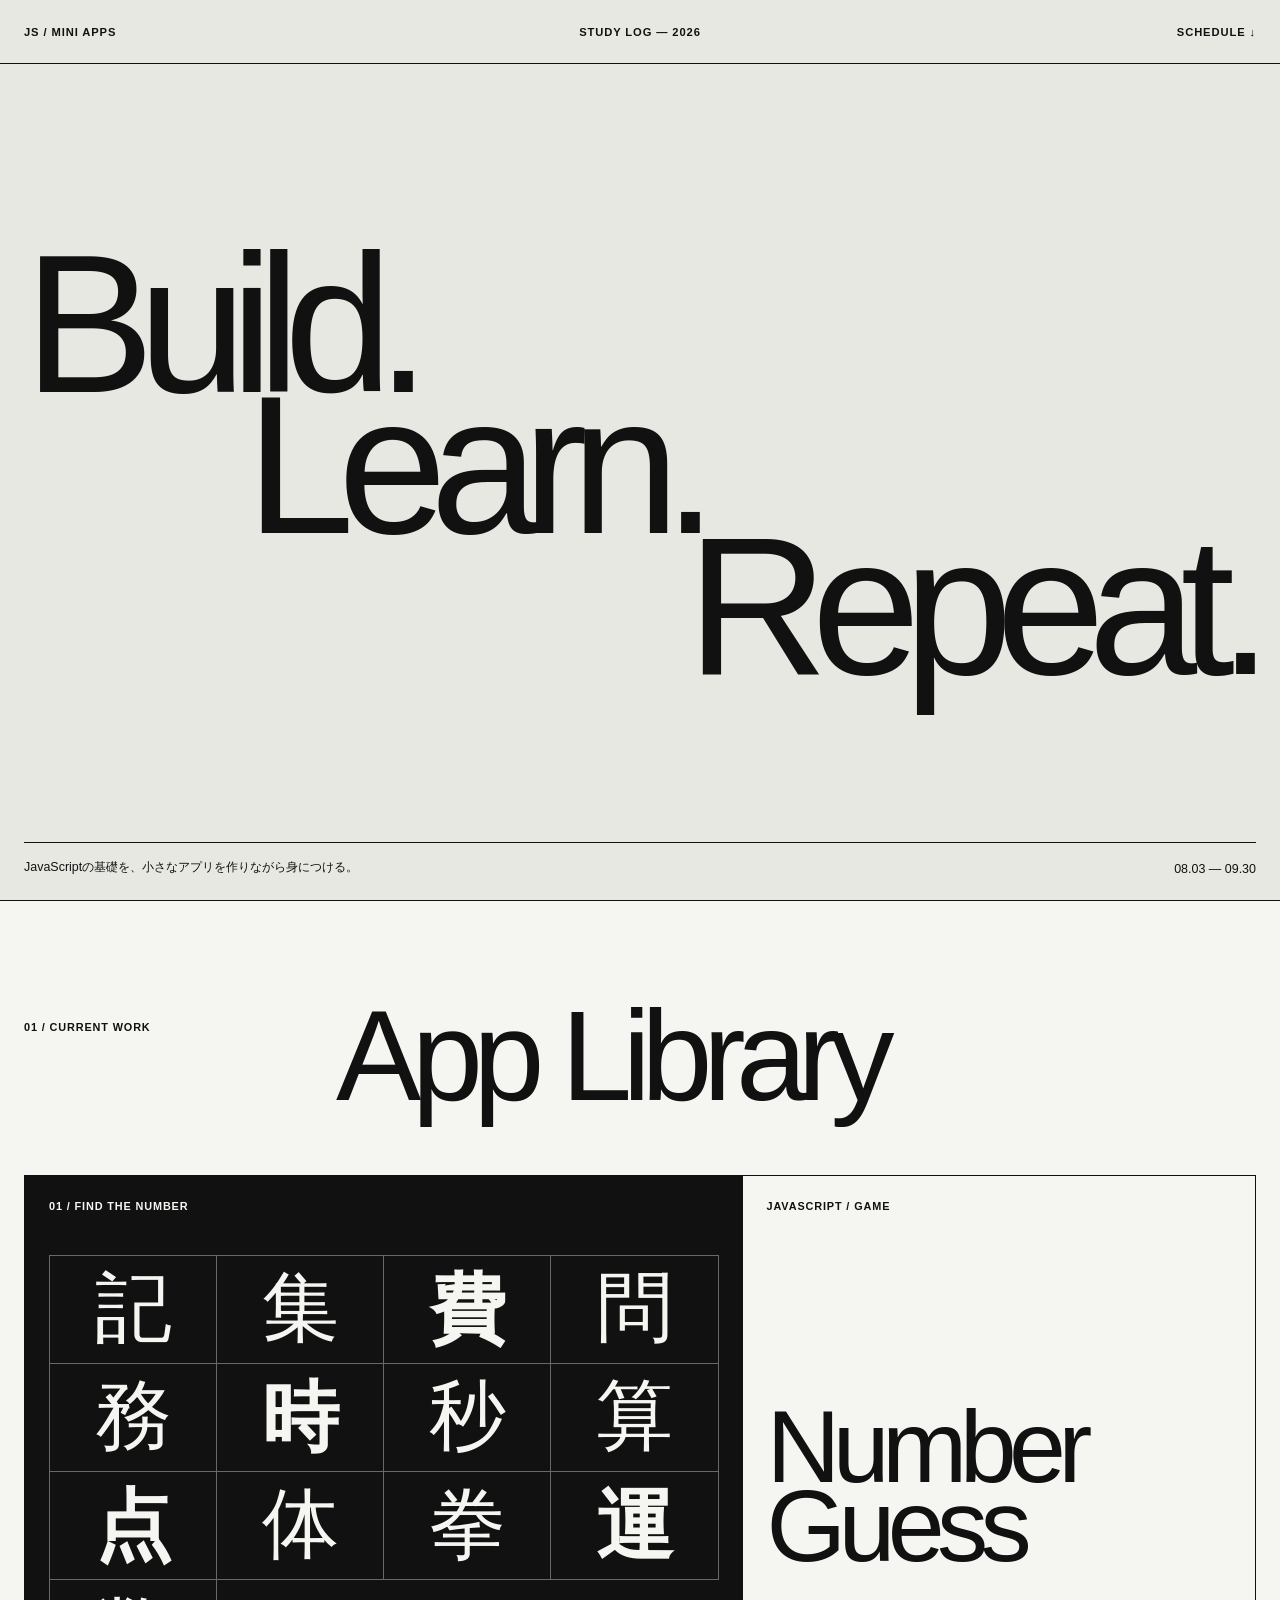
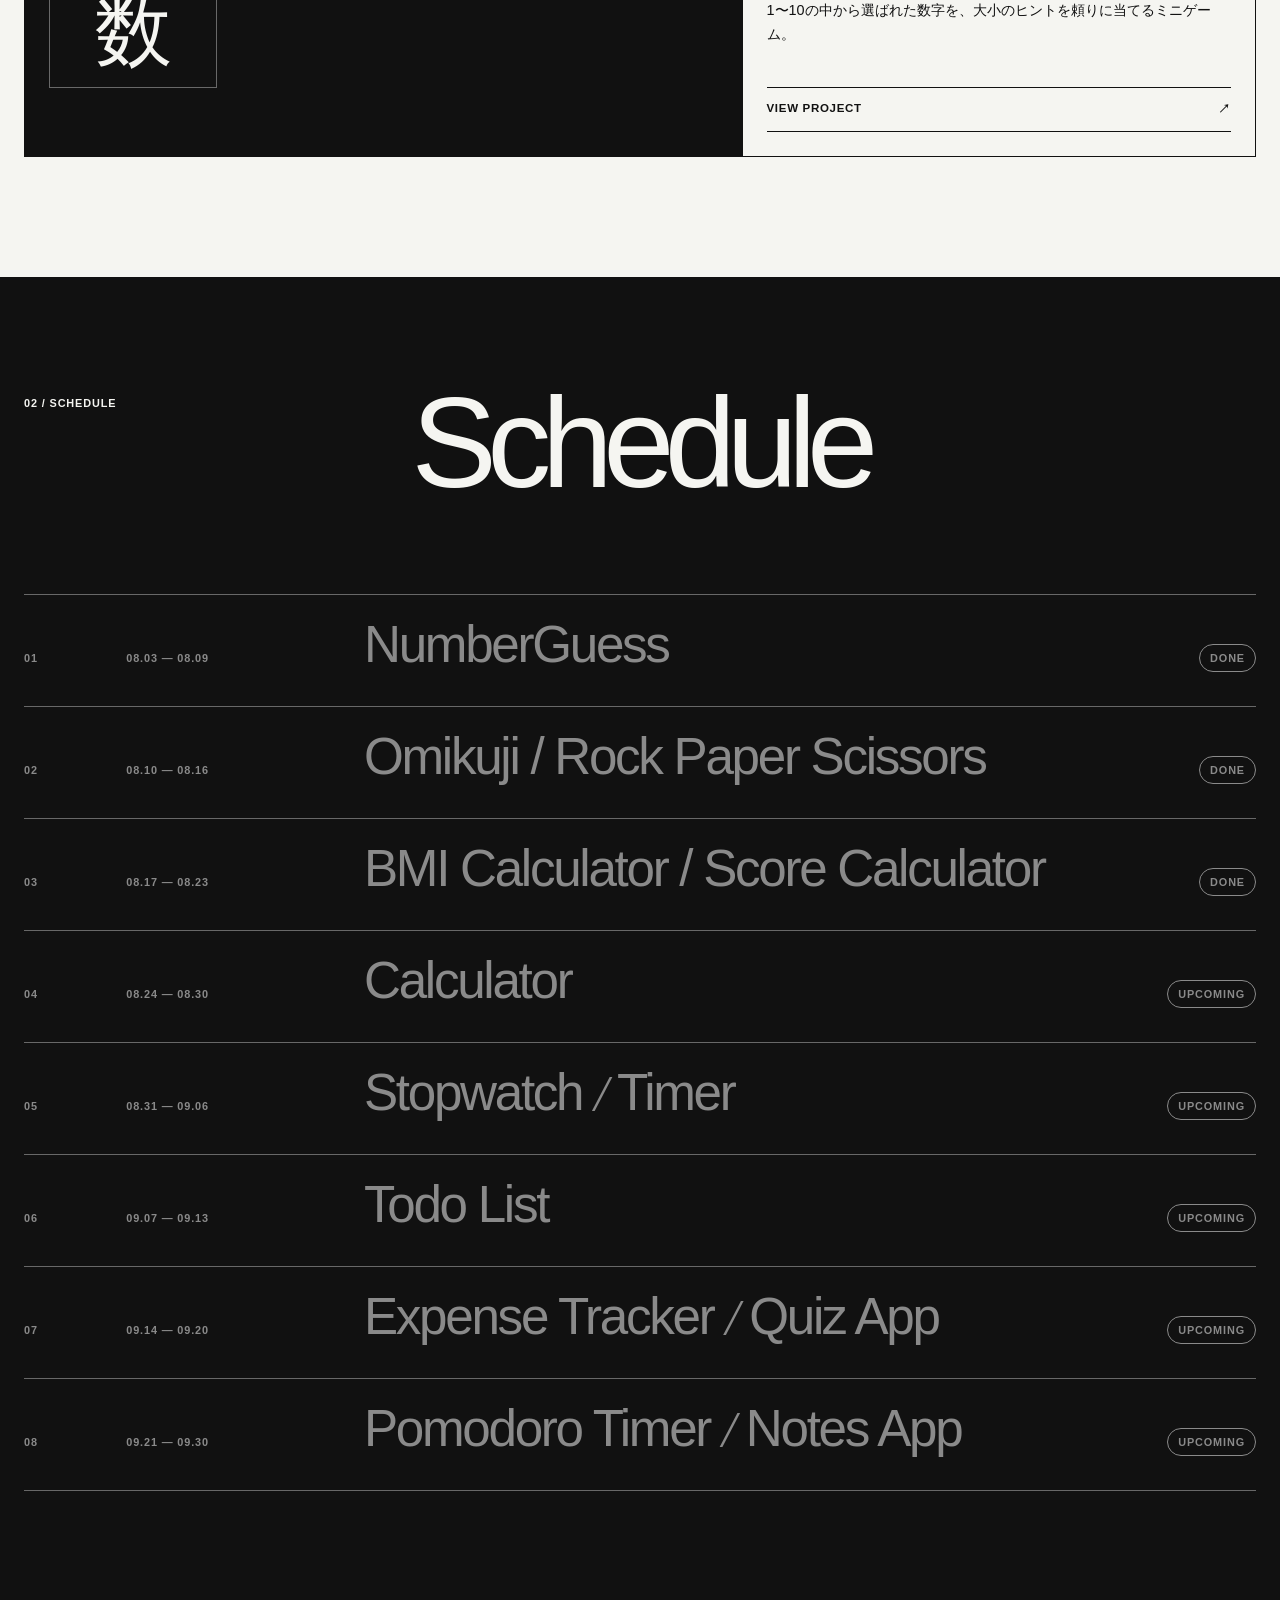
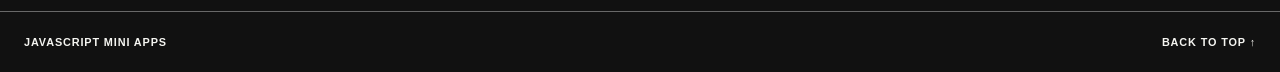
<file: index.html>
<!DOCTYPE html>
<html lang="ja">
<head>
  <meta charset="UTF-8">
  <meta name="viewport" content="width=device-width, initial-scale=1.0">
  <meta name="description" content="JavaScriptで制作したミニアプリと学習ロードマップです。">
  <title>JavaScript Mini Apps</title>
  <link rel="stylesheet" href="style.css">
</head>
<body id="top">
  <header class="site-header">
    <a class="site-logo" href="./">JS / MINI APPS</a>
    <p>Study Log — 2026</p>
    <a href="#schedule">Schedule ↓</a>
  </header>

  <main>
    <section class="hero" aria-labelledby="page-title">
      <h1 id="page-title">
        <span>Build.</span>
        <span>Learn.</span>
        <span>Repeat.</span>
      </h1>
      <div class="hero__footer">
        <p>JavaScriptの基礎を、小さなアプリを作りながら身につける。</p>
        <p>08.03 — 09.30</p>
      </div>
    </section>

    <section class="featured" aria-labelledby="featured-title">
      <div class="section-heading">
        <p class="section-label">01 / Current Work</p>
        <h2 id="featured-title">App Library</h2>
      </div>

      <article class="project">
        <div class="project__visual">
          <span class="project__visual-label">01 / Find the number</span>
          <div class="project__marks">
            <button type="button" data-project-index="12">記</button>
            <button type="button" data-project-index="11">集</button>
            <button type="button" data-project-index="10">費</button>
            <button type="button" data-project-index="9">問</button>
            <button type="button" data-project-index="8">務</button>
            <button type="button" data-project-index="7">時</button>
            <button type="button" data-project-index="6">秒</button>
            <button type="button" data-project-index="5">算</button>
            <button type="button" data-project-index="4">点</button>
            <button type="button" data-project-index="3">体</button>
            <button type="button" data-project-index="2">拳</button>
            <button type="button" data-project-index="1">運</button>
            <button type="button" data-project-index="0">数</button>
          </div>
        </div>
        <div class="project__info">
          <p class="project__meta">JavaScript / Game</p>
          <h3>Number<br>Guess</h3>
          <p class="project__description">
            1〜10の中から選ばれた数字を、大小のヒントを頼りに当てるミニゲーム。
          </p>
          <a class="text-link" href="./number_guess/">
            View project <span aria-hidden="true">↗</span>
          </a>
        </div>
      </article>
    </section>

    <section class="roadmap" id="schedule" aria-labelledby="schedule-title">
      <div class="section-heading section-heading--dark">
        <p class="section-label">02 / Schedule</p>
        <h2 id="schedule-title">Schedule</h2>
      </div>

      <ol class="schedule">
        <li class="schedule__item schedule__item">
          <span class="schedule__number">01</span>
          <time datetime="2026-08-03">08.03 — 08.09</time>
          <span class="schedule__work">NumberGuess</span>
          <span class="schedule__status">Done</span>
        </li>
        <li class="schedule__item">
          <span class="schedule__number">02</span>
          <time datetime="2026-08-10">08.10 — 08.16</time>
          <span class="schedule__work">Omikuji / Rock Paper Scissors</span>
          <span class="schedule__status">Done</span>
        </li>
        <li class="schedule__item">
          <span class="schedule__number">03</span>
          <time datetime="2026-08-17">08.17 — 08.23</time>
          <span class="schedule__work">BMI Calculator / Score Calculator
          </span>
          <span class="schedule__status">Done</span>
        </li>
        <li class="schedule__item">
          <span class="schedule__number">04</span>
          <time datetime="2026-08-24">08.24 — 08.30</time>
          <span class="schedule__work">Calculator</span>
          <span class="schedule__status">Upcoming</span>
        </li>
        <li class="schedule__item">
          <span class="schedule__number">05</span>
          <time datetime="2026-08-31">08.31 — 09.06</time>
          <span class="schedule__work">Stopwatch <i>/</i> Timer</span>
          <span class="schedule__status">Upcoming</span>
        </li>
        <li class="schedule__item">
          <span class="schedule__number">06</span>
          <time datetime="2026-09-07">09.07 — 09.13</time>
          <span class="schedule__work">Todo List</span>
          <span class="schedule__status">Upcoming</span>
        </li>
        <li class="schedule__item">
          <span class="schedule__number">07</span>
          <time datetime="2026-09-14">09.14 — 09.20</time>
          <span class="schedule__work">Expense Tracker <i>/</i> Quiz App</span>
          <span class="schedule__status">Upcoming</span>
        </li>
        <li class="schedule__item">
          <span class="schedule__number">08</span>
          <time datetime="2026-09-21">09.21 — 09.30</time>
          <span class="schedule__work">Pomodoro Timer <i>/</i> Notes App</span>
          <span class="schedule__status">Upcoming</span>
        </li>
      </ol>
    </section>
  </main>

  <footer class="site-footer">
    <p>JavaScript Mini Apps</p>
    <a href="#top" aria-label="ページ上部へ戻る">Back to top ↑</a>
  </footer>
<script src="script.js"></script>
</body>
</html>
</file>
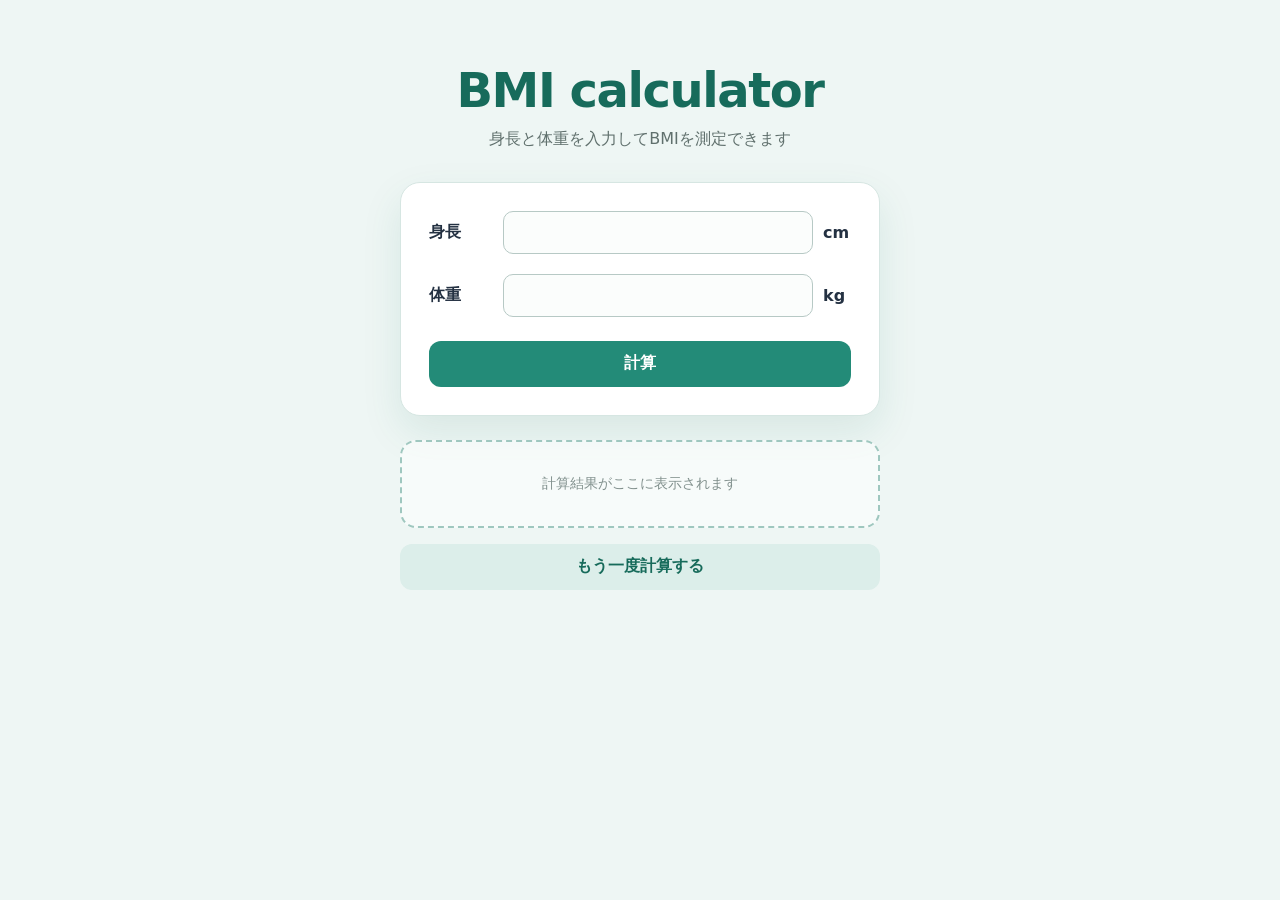
<file: BMI_calculator/index.html>
<!DOCTYPE html>
<html lang="ja">
<head>
  <meta charset="UTF-8">
  <meta name="viewport" content="width=device-width, initial-scale=1.0">
  <link rel="stylesheet" href="style.css">
  <title>BMI calculator</title>
</head>
<body>
  <h1>BMI calculator</h1>
  <p>身長と体重を入力してBMIを測定できます</p>
  <form id="calculator">
    <label for="height">身長
      <input type="number" id="height" name="height" required min="0.1" step="any">cm
    </label>
    <label for="weight">体重
      <input type="number" id="weight" name="weight" required min="0.1" step="any">kg
    </label>
    <button type="submit" id="calculation_button">計算</button>
  </form>
  <p class="result" id="result" aria-live="polite"></p>
  <button type="button" id="reset">もう一度計算する</button>
<script src="script.js"></script>
</body>
</html>
</file>
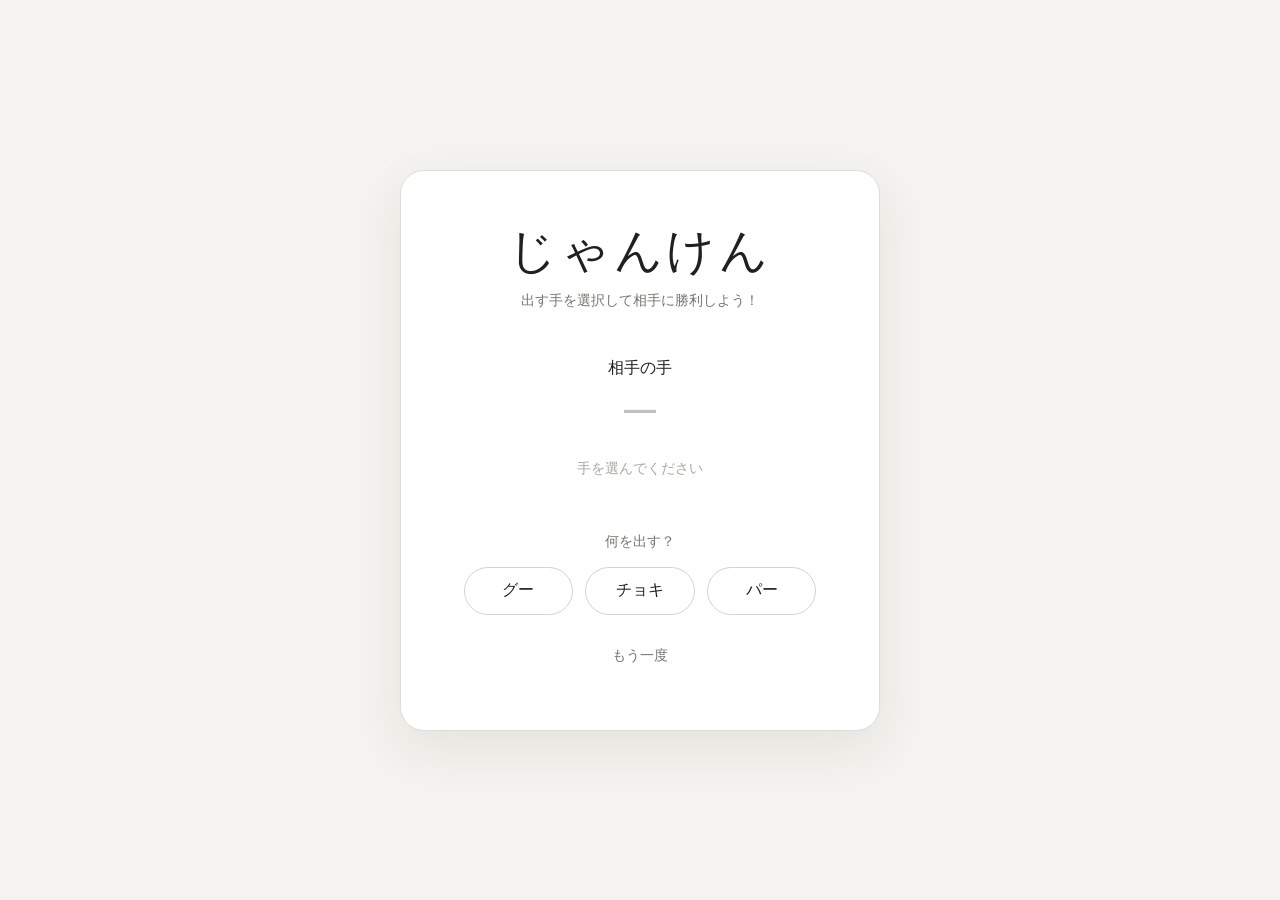
<file: janken/index.html>
<!DOCTYPE html>
<html lang="ja">
<head>
  <meta charset="UTF-8">
  <meta name="viewport" content="width=device-width, initial-scale=1.0">
  <link rel="stylesheet" href="style.css">
  <title>じゃんけん</title>
</head>
<body>
  <main>
    <h1>じゃんけん</h1>
    <p>出す手を選択して相手に勝利しよう！</p>

    <p>相手の手</p>
    <p id="opponent-hand" aria-live="polite"></p>

    <p id="result" aria-live="polite"></p>

    <p>何を出す？</p>
    <button type="button" data-hand="rock">グー</button>
    <button type="button" data-hand="scissors">チョキ</button>
    <button type="button" data-hand="paper">パー</button>
    <button type="button" id="reset">もう一度</button>
  </main>
<script src="script.js"></script>
</body>
</html>
</file>
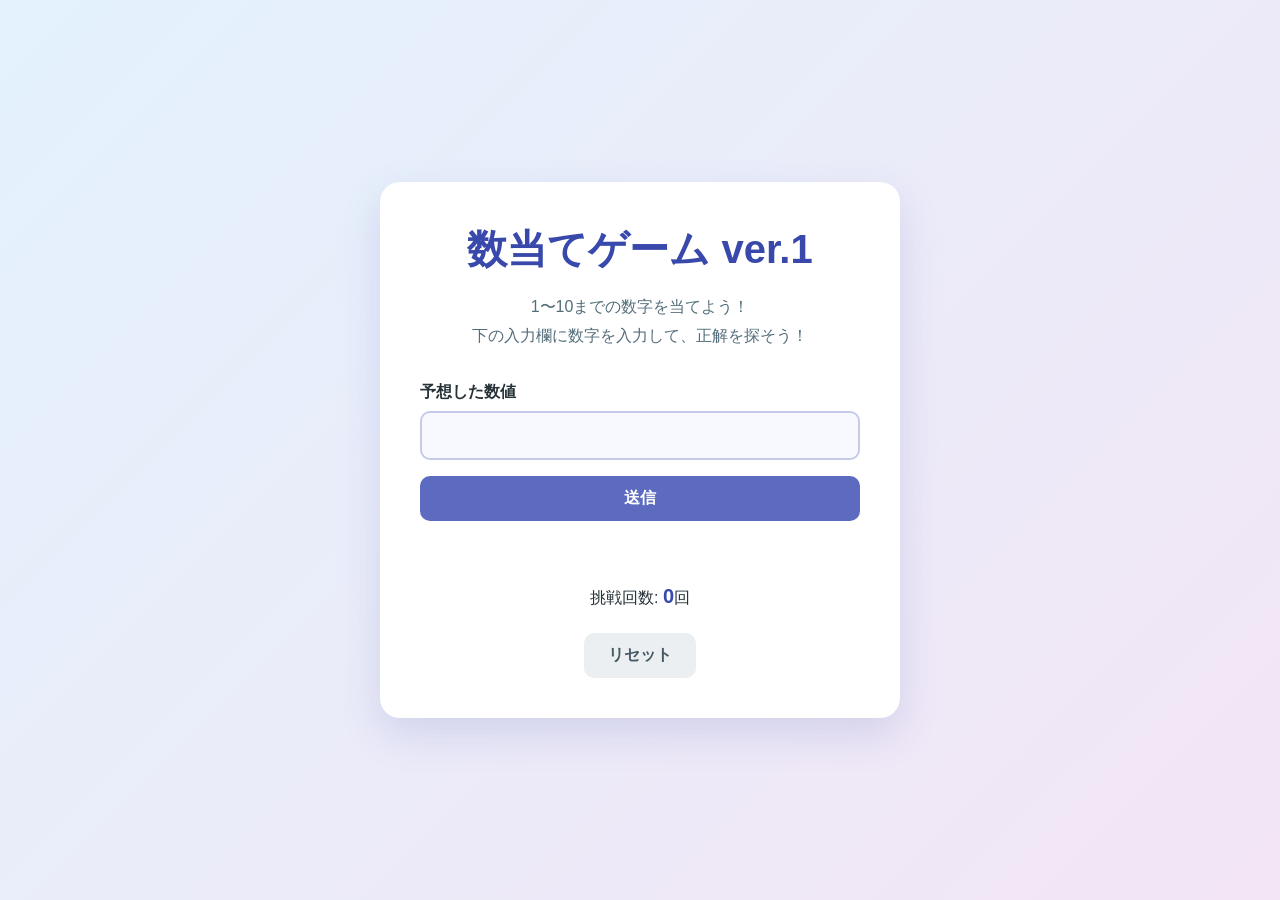
<file: number_guess/index.html>
<!DOCTYPE html>
<html lang="ja">
<head>
  <meta charset="UTF-8">
  <meta name="viewport" content="width=device-width, initial-scale=1.0">
  <title>数当てゲーム</title>
  <link rel="stylesheet" href="style.css">
  <script src="script.js" defer></script>
</head>
<body>
  <main>
    <h1>数当てゲーム ver.1</h1>
    <p>1〜10までの数字を当てよう！ <br>
    下の入力欄に数字を入力して、正解を探そう！
    </p>
    <form action="" id="guess_form">
      <label for="guess">予想した数値
        <input type="number" min="1" max="10" required id="guess" name="guess">
      </label>
      <button type="submit">送信</button>
    </form>
    <p id="message" aria-live="polite"></p>
    <p>挑戦回数: <span id="attempt">0</span>回</p>
    <button type="button" id="reset">リセット</button>
  </main>
</body>
</html>
</file>
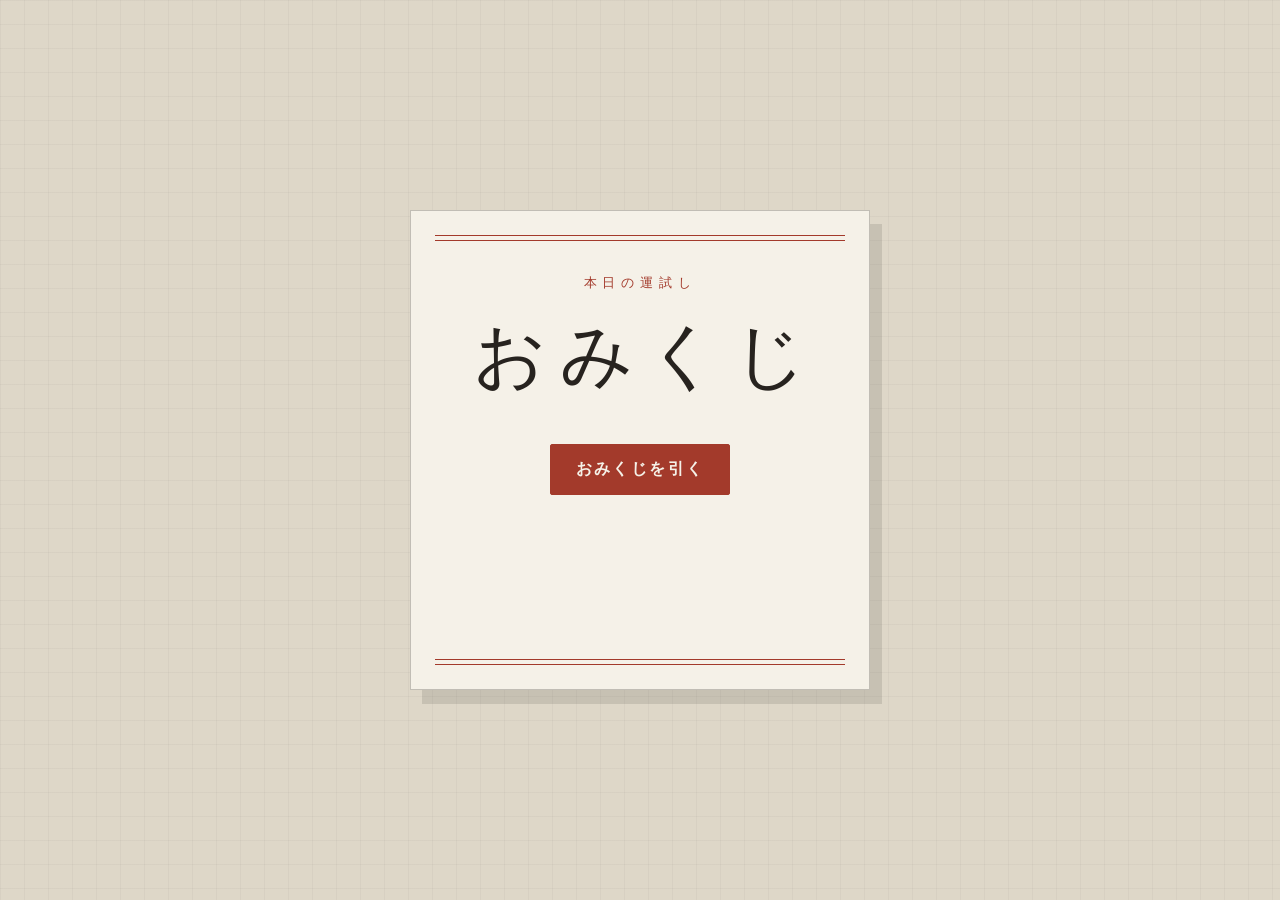
<file: omikuji/index.html>
<!DOCTYPE html>
<html lang="ja">
<head>
  <meta charset="UTF-8">
  <meta name="viewport" content="width=device-width, initial-scale=1.0">
  <title>Omikuji</title>
  <link rel="stylesheet" href="style.css">
</head>
<body>
  <main class="omikuji">
    <p class="eyebrow">本日の運試し</p>
    <h1>おみくじ</h1>
    <button type="button" id="button">おみくじを引く</button>
    <p id="result" aria-live="polite"></p>
  </main>

  <script src="script.js"></script>
</body>
</html>
</file>
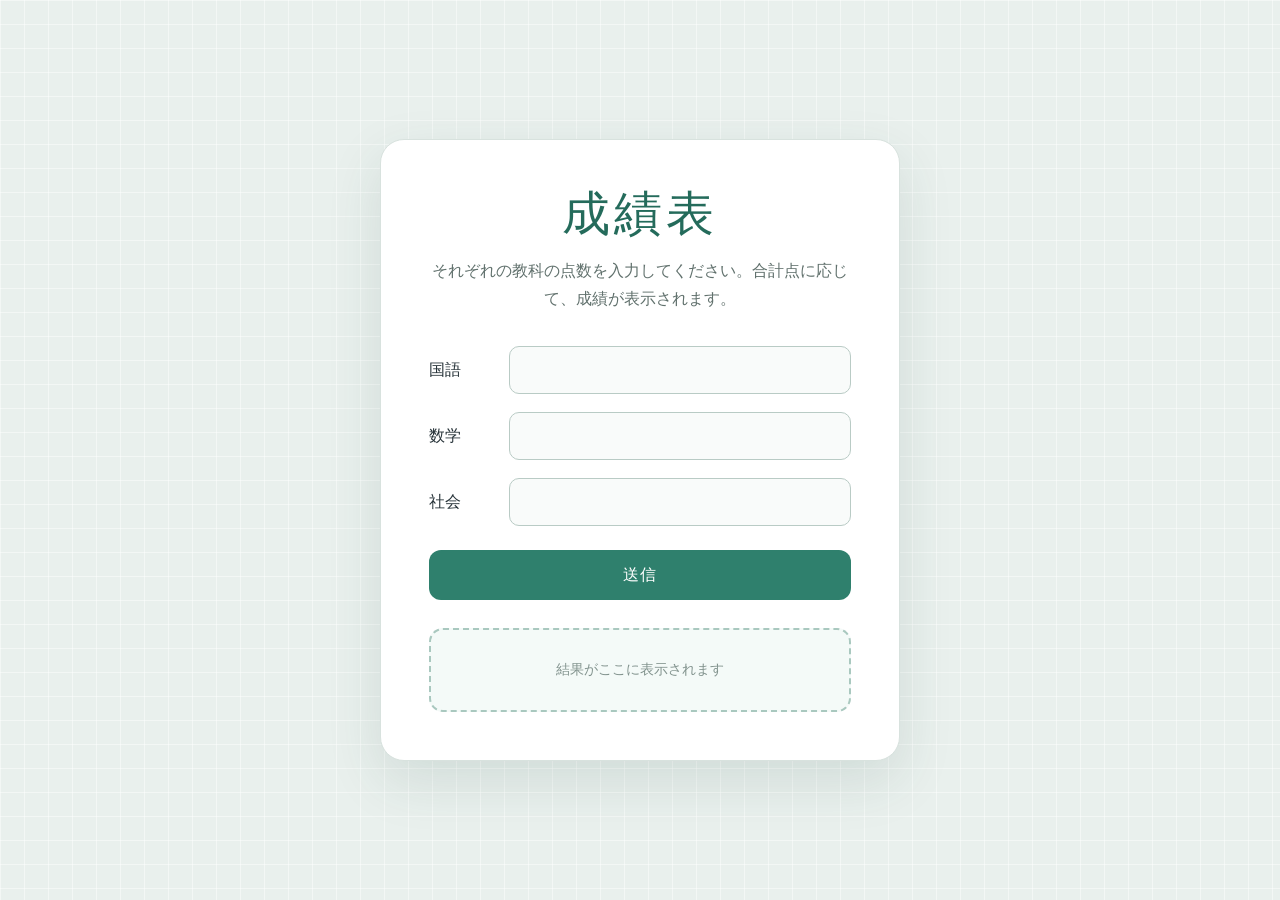
<file: score_calculator/index.html>
<!DOCTYPE html>
<html lang="ja">
<head>
  <meta charset="UTF-8">
  <meta name="viewport" content="width=device-width, initial-scale=1.0">
  <title>score calculator</title>
  <link rel="stylesheet" href="style.css">
</head>
<body>
  <main>
    <h1>成績表</h1>
    <p>それぞれの教科の点数を入力してください。合計点に応じて、成績が表示されます。</p>
    <form id="score_calculator">
      <label for="japanese_language">国語
        <input type="number" id="japanese_language" data-subject="japanese_language" required min="0" max="100" step="1">
      </label>
      <label for="math">数学
        <input type="number" id="math" data-subject="math" required min="0" max="100" step="1">
      </label>
      <label for="social">社会
        <input type="number" id="social" data-subject="social" required min="0" max="100" step="1">
      </label>
      <button type="submit">送信</button>
    </form>
    <p aria-live="polite" id="result"></p>
  </main>
<script src="script.js"></script>
</body>
</html>
</file>
<file: style.css>
:root {
  color-scheme: light;
  font-family: Arial, Helvetica, "Hiragino Kaku Gothic ProN", "Yu Gothic", sans-serif;
  color: #111111;
  background: #e8e8e3;
}

* {
  box-sizing: border-box;
}

html {
  scroll-behavior: auto;
}

body {
  margin: 0;
  overflow-x: clip;
  background: #e8e8e3;
}

a {
  color: inherit;
}

.site-header {
  display: grid;
  grid-template-columns: 1fr auto 1fr;
  align-items: center;
  min-height: 64px;
  padding-inline: 24px;
  font-size: 0.7rem;
  font-weight: 700;
  letter-spacing: 0.08em;
  text-transform: uppercase;
  border-bottom: 1px solid #111111;
}

.site-header p {
  margin: 0;
}

.site-header > a:last-child {
  justify-self: end;
}

.site-logo,
.site-header a,
.site-footer a {
  text-decoration: none;
}

.hero,
.featured {
  padding-inline: 24px;
}

.hero {
  display: grid;
  grid-template-rows: 1fr auto;
  min-height: calc(100svh - 64px);
  padding-block: 24px;
}

.section-label,
.project__meta,
.schedule__number,
.schedule__status,
.schedule time {
  font-size: 0.68rem;
  font-weight: 700;
  letter-spacing: 0.08em;
  text-transform: uppercase;
}

.section-label {
  margin: 0;
}

h1 {
  align-self: center;
  margin: 0;
  font-size: clamp(5rem, 15.3vw, 14rem);
  font-weight: 500;
  line-height: 0.72;
  letter-spacing: -0.085em;
}

h1 span {
  display: block;
}

h1 span:nth-child(2) {
  padding-left: 18%;
}

h1 span:nth-child(3) {
  text-align: right;
}

.hero__footer {
  display: grid;
  grid-template-columns: 1fr auto;
  align-items: end;
  padding-top: 16px;
  font-size: 0.78rem;
  border-top: 1px solid #111111;
}

.hero__footer p {
  max-width: 32rem;
  margin: 0;
}

.featured {
  padding-block: 120px;
  background: #f5f5f1;
  border-top: 1px solid #111111;
}

.section-heading {
  display: grid;
  grid-template-columns: repeat(12, 1fr);
  column-gap: 16px;
  margin-bottom: 64px;
}

.section-heading .section-label {
  grid-column: 1 / 4;
}

.section-heading h2 {
  grid-column: 4 / -1;
  margin: -0.15em 0 0;
  font-size: clamp(3.8rem, 10vw, 9rem);
  font-weight: 500;
  line-height: 0.85;
  letter-spacing: -0.075em;
}

.project {
  display: grid;
  grid-template-columns: 7fr 5fr;
  border: 1px solid #111111;
}

.project__visual {
  display: grid;
  grid-template-rows: auto 1fr;
  min-height: 580px;
  padding: 24px;
  background: #111111;
  color: #f5f5f1;
}

.project__visual-label {
  font-size: 0.68rem;
  font-weight: 700;
  letter-spacing: 0.08em;
  text-transform: uppercase;
}

.project__marks {
  display: grid;
  grid-template-columns: repeat(4, 1fr);
  align-self: center;
  border-top: 1px solid #686868;
  border-left: 1px solid #686868;
}

.project__marks button {
  appearance: none;
  display: grid;
  min-height: 108px;
  padding: 0;
  color: inherit;
  font-family: Georgia, "Times New Roman", serif;
  font-size: clamp(3rem, 6vw, 6rem);
  line-height: 1;
  background: transparent;
  border: 0;
  place-items: center;
  border-right: 1px solid #686868;
  border-bottom: 1px solid #686868;
  cursor: pointer;
  transition: color 220ms ease, background-color 220ms ease;
}

.project__marks button:nth-child(3n) {
  font-family: Arial, Helvetica, sans-serif;
  font-weight: 700;
}

.project__marks button:hover,
.project__marks button:focus-visible,
.project__marks button.is-active {
  color: #111111;
  background: #f5f5f1;
}

.project__info {
  display: flex;
  min-width: 0;
  flex-direction: column;
  padding: 24px;
}

.project__meta {
  margin: 0;
}

.project h3 {
  margin: auto 0 32px;
  font-size: clamp(4rem, 8vw, 7.5rem);
  font-weight: 500;
  line-height: 0.77;
  letter-spacing: -0.075em;
}

.project__description {
  max-width: 30rem;
  margin: 0 0 40px;
  font-size: 0.9rem;
  line-height: 1.7;
}

.text-link {
  display: flex;
  justify-content: space-between;
  padding-block: 14px;
  font-size: 0.72rem;
  font-weight: 700;
  letter-spacing: 0.06em;
  text-decoration: none;
  text-transform: uppercase;
  border-top: 1px solid #111111;
  border-bottom: 1px solid #111111;
}

.roadmap {
  padding: 120px 24px;
  color: #f5f5f1;
  background: #111111;
}

.section-heading--dark {
  margin-bottom: 96px;
}

.section-heading--dark h2 {
  grid-column: 1 / -1;
  text-align: center;
}

.roadmap__intro {
  grid-column: 9 / -1;
  margin: 40px 0 0;
  font-size: 0.85rem;
  line-height: 1.7;
}

.schedule {
  margin: 0;
  padding: 0;
  list-style: none;
  border-top: 1px solid #686868;
}

.schedule__item {
  display: grid;
  grid-template-columns: 7% 18% 1fr auto;
  align-items: baseline;
  column-gap: 16px;
  min-height: 112px;
  padding-block: 24px;
  color: #8a8a8a;
  border-bottom: 1px solid #686868;
}

.schedule__item > * {
  min-width: 0;
}

.schedule__item--done {
  color: #f5f5f1;
}

.schedule__work {
  font-size: clamp(1.6rem, 4vw, 4.2rem);
  line-height: 1;
  letter-spacing: -0.045em;
  overflow-wrap: anywhere;
}

.schedule__work i {
  font-family: Georgia, "Times New Roman", serif;
  font-weight: 400;
}

.schedule__link {
  text-decoration-thickness: 1px;
  text-underline-offset: 0.14em;
}

.schedule__link:hover,
.schedule__link:focus-visible {
  color: #f5f5f1;
}

.schedule__status {
  padding: 7px 10px;
  border: 1px solid currentColor;
  border-radius: 999px;
}

.site-footer {
  display: grid;
  grid-template-columns: 1fr auto;
  padding: 24px;
  color: #f5f5f1;
  font-size: 0.68rem;
  font-weight: 700;
  letter-spacing: 0.08em;
  text-transform: uppercase;
  background: #111111;
  border-top: 1px solid #686868;
}

.site-footer p {
  margin: 0;
}

@media (max-width: 760px) {
  .site-header {
    grid-template-columns: 1fr auto;
    padding-inline: 16px;
  }

  .site-header p {
    display: none;
  }

  .hero,
  .featured,
  .roadmap {
    padding-inline: 16px;
  }

  h1 {
    font-size: clamp(4.2rem, 22vw, 8rem);
    line-height: 0.8;
  }

  h1 span:nth-child(2) {
    padding-left: 0;
  }

  .hero__footer {
    grid-template-columns: 1fr;
    gap: 12px;
  }

  .featured,
  .roadmap {
    padding-block: 72px;
  }

  .section-heading {
    display: block;
    margin-bottom: 40px;
  }

  .section-heading h2 {
    margin-top: 28px;
  }

  .project {
    grid-template-columns: 1fr;
  }

  .project__visual {
    min-height: 360px;
  }

  .project__marks button {
    min-height: 64px;
  }

  .project__info {
    min-height: 440px;
  }

  .roadmap__intro {
    margin-top: 32px;
  }

  .schedule__item {
    grid-template-columns: 42px 1fr auto;
    row-gap: 20px;
  }

  .schedule__work {
    grid-column: 1 / -1;
    grid-row: 2;
  }

  .schedule__status {
    grid-column: 3;
  }

  .site-footer {
    grid-template-columns: 1fr auto;
    row-gap: 16px;
    padding-inline: 16px;
  }

}
</file>
<file: BMI_calculator/style.css>
:root {
  color-scheme: light;
  font-family: system-ui, -apple-system, BlinkMacSystemFont, "Segoe UI", sans-serif;
  color: #243142;
  background: #eef6f4;
}

* {
  box-sizing: border-box;
}

body {
  display: flex;
  flex-direction: column;
  width: min(90%, 480px);
  min-height: 100vh;
  margin: 0 auto;
  padding: 64px 0 40px;
  text-align: center;
}

h1 {
  margin: 0;
  color: #176b5b;
  font-size: clamp(2rem, 8vw, 3rem);
  line-height: 1.1;
  letter-spacing: -0.03em;
}

body > p:first-of-type {
  margin: 12px 0 32px;
  color: #60706d;
}

form {
  display: grid;
  gap: 20px;
  padding: 28px;
  border: 1px solid #d6e6e2;
  border-radius: 20px;
  background: #ffffff;
  box-shadow: 0 16px 40px rgb(23 107 91 / 10%);
}

label {
  display: grid;
  grid-template-columns: 64px minmax(0, 1fr) 28px;
  align-items: center;
  gap: 10px;
  font-weight: 700;
  text-align: left;
}

input {
  width: 100%;
  padding: 11px 12px;
  border: 1px solid #b7c9c5;
  border-radius: 10px;
  color: inherit;
  background: #fbfdfc;
  font: inherit;
  text-align: right;
}

input:focus {
  border-color: #238b78;
  outline: 3px solid rgb(35 139 120 / 18%);
}

button {
  min-height: 46px;
  padding: 11px 20px;
  border: 0;
  border-radius: 12px;
  font: inherit;
  font-weight: 700;
  cursor: pointer;
  transition: transform 150ms ease, background-color 150ms ease;
}

button:hover {
  transform: translateY(-1px);
}

button:focus-visible {
  outline: 3px solid rgb(35 139 120 / 30%);
  outline-offset: 3px;
}

#calculation_button {
  width: 100%;
  margin-top: 4px;
  color: #ffffff;
  background: #238b78;
}

#calculation_button:hover {
  background: #176b5b;
}

.result {
  display: grid;
  min-height: 88px;
  margin: 24px 0 16px;
  place-items: center;
  border: 2px dashed #9fc7bf;
  border-radius: 16px;
  color: #176b5b;
  background: rgb(255 255 255 / 55%);
  font-size: 2rem;
  font-weight: 800;
}

.result:empty::before {
  content: "計算結果がここに表示されます";
  color: #82918e;
  font-size: 0.9rem;
  font-weight: 400;
}

#reset {
  width: 100%;
  color: #176b5b;
  background: #dceeea;
}

#reset:hover {
  background: #cce4df;
}

@media (max-width: 420px) {
  body {
    padding-top: 40px;
  }

  form {
    padding: 22px 18px;
  }

  label {
    grid-template-columns: 52px minmax(0, 1fr) 28px;
    gap: 8px;
  }

  input {
    width: 100%;
  }
}

@media (prefers-reduced-motion: reduce) {
  button {
    transition: none;
  }
}
</file>
<file: janken/style.css>
:root {
  color-scheme: light;
  font-family:
    Inter, "Hiragino Sans", "Yu Gothic", Meiryo, sans-serif;
  color: #20201e;
  background: #f4f3ef;
  font-synthesis: none;
}

* {
  box-sizing: border-box;
}

body {
  min-height: 100vh;
  margin: 0;
  display: grid;
  place-items: center;
  padding: 24px;
}

main {
  width: min(100%, 480px);
  padding: clamp(32px, 8vw, 56px);
  text-align: center;
  background: #fff;
  border: 1px solid #deddd8;
  border-radius: 24px;
  box-shadow: 0 18px 50px rgb(32 32 30 / 8%);
}

h1 {
  margin: 0;
  font-size: clamp(2rem, 8vw, 3rem);
  line-height: 1;
  letter-spacing: 0.08em;
}

h1 + p {
  margin: 16px 0 48px;
  color: #77746d;
  font-size: 0.9rem;
}

p {
  margin: 0;
}

#opponent-hand {
  min-height: 1.5em;
  margin-top: 12px;
  font-size: 2rem;
  font-weight: 700;
}

#opponent-hand:empty::before {
  content: "—";
  color: #c2c0ba;
}

#result {
  min-height: 1.5em;
  margin: 16px 0 48px;
  color: #ef5b45;
  font-size: 1.25rem;
  font-weight: 700;
}

#result:empty::before {
  content: "手を選んでください";
  color: #aaa7a0;
  font-size: 0.85rem;
  font-weight: 400;
}

#result + p {
  margin-bottom: 16px;
  color: #77746d;
  font-size: 0.85rem;
}

button[data-hand] {
  width: 30%;
  min-width: 76px;
  min-height: 48px;
  border: 1px solid #d5d3cd;
  border-radius: 999px;
  color: #20201e;
  background: #fff;
  font: inherit;
  font-weight: 700;
  cursor: pointer;
  transition:
    color 160ms ease,
    background-color 160ms ease,
    border-color 160ms ease,
    transform 160ms ease;
}

button[data-hand] + button[data-hand] {
  margin-left: 2%;
}

button[data-hand]:hover {
  color: #fff;
  background: #20201e;
  border-color: #20201e;
  transform: translateY(-2px);
}

button[data-hand]:active {
  transform: translateY(0);
}

button[data-hand]:focus-visible {
  outline: 3px solid rgb(239 91 69 / 35%);
  outline-offset: 3px;
}

#reset {
  display: block;
  margin: 24px auto 0;
  padding: 8px 4px;
  border: 0;
  border-bottom: 1px solid transparent;
  color: #77746d;
  background: transparent;
  font: inherit;
  font-size: 0.85rem;
  cursor: pointer;
  transition:
    color 160ms ease,
    border-color 160ms ease;
}

#reset:hover {
  color: #20201e;
  border-bottom-color: #20201e;
}

#reset:focus-visible {
  outline: 3px solid rgb(239 91 69 / 35%);
  outline-offset: 3px;
  border-radius: 4px;
}

@media (max-width: 400px) {
  main {
    padding-inline: 20px;
  }

  button[data-hand] {
    min-width: 0;
  }
}

@media (prefers-reduced-motion: reduce) {
  button[data-hand],
  #reset {
    transition: none;
  }
}
</file>
<file: number_guess/style.css>
:root {
  color-scheme: light;
  font-family:
    "Hiragino Kaku Gothic ProN", "Yu Gothic", Meiryo, sans-serif;
  color: #263238;
  background: #eef5ff;
}

* {
  box-sizing: border-box;
}

body {
  display: grid;
  min-height: 100vh;
  margin: 0;
  padding: 24px;
  place-items: center;
  background: linear-gradient(135deg, #e3f2fd, #f3e5f5);
}

main {
  width: min(100%, 520px);
  padding: 40px;
  text-align: center;
  background: #ffffff;
  border-radius: 20px;
  box-shadow: 0 16px 40px rgb(57 73 171 / 15%);
}

h1 {
  margin: 0 0 16px;
  color: #3949ab;
  font-size: clamp(1.75rem, 6vw, 2.5rem);
}

main > p:first-of-type {
  margin: 0 0 32px;
  color: #546e7a;
  line-height: 1.8;
}

form {
  display: grid;
  gap: 16px;
}

label {
  display: grid;
  gap: 8px;
  font-weight: 700;
  text-align: left;
}

input {
  width: 100%;
  padding: 12px 16px;
  color: inherit;
  font: inherit;
  font-size: 1.1rem;
  background: #f8f9ff;
  border: 2px solid #c5cae9;
  border-radius: 10px;
  outline: none;
  transition: border-color 0.2s, box-shadow 0.2s;
}

input:focus {
  border-color: #5c6bc0;
  box-shadow: 0 0 0 4px rgb(92 107 192 / 15%);
}

button {
  padding: 12px 24px;
  color: #ffffff;
  font: inherit;
  font-weight: 700;
  cursor: pointer;
  background: #5c6bc0;
  border: 0;
  border-radius: 10px;
  transition: background-color 0.2s, transform 0.2s;
}

button:hover {
  background: #3949ab;
  transform: translateY(-1px);
}

button:focus-visible {
  outline: 3px solid #ffb300;
  outline-offset: 3px;
}

button:active {
  transform: translateY(0);
}

main > button {
  margin-top: 8px;
  color: #455a64;
  background: #eceff1;
}

main > button:hover {
  background: #cfd8dc;
}

#message {
  min-height: 1.5em;
  margin: 24px 0 8px;
  color: #e65100;
  font-weight: 700;
}

#attempt {
  color: #3949ab;
  font-size: 1.25rem;
  font-weight: 700;
}

@media (max-width: 480px) {
  body {
    padding: 16px;
  }

  main {
    padding: 28px 20px;
  }
}

@media (prefers-reduced-motion: reduce) {
  input,
  button {
    transition: none;
  }
}
</file>
<file: omikuji/style.css>
:root {
  --paper: #f5f1e8;
  --ink: #27231f;
  --vermilion: #a33a2b;
}

* {
  box-sizing: border-box;
}

body {
  min-height: 100vh;
  margin: 0;
  display: grid;
  place-items: center;
  padding: 24px;
  color: var(--ink);
  background-color: #ded7c8;
  background-image:
    linear-gradient(rgba(39, 35, 31, 0.035) 1px, transparent 1px),
    linear-gradient(90deg, rgba(39, 35, 31, 0.035) 1px, transparent 1px);
  background-size: 24px 24px;
  font-family: "Yu Mincho", "Hiragino Mincho ProN", serif;
}

.omikuji {
  position: relative;
  width: min(100%, 460px);
  min-height: 480px;
  padding: 64px 48px 48px;
  overflow: hidden;
  text-align: center;
  background: var(--paper);
  border: 1px solid rgba(39, 35, 31, 0.25);
  box-shadow: 12px 14px 0 rgba(39, 35, 31, 0.12);
}

.omikuji::before,
.omikuji::after {
  content: "";
  position: absolute;
  left: 24px;
  right: 24px;
  height: 4px;
  border-block: 1px solid var(--vermilion);
}

.omikuji::before {
  top: 24px;
}

.omikuji::after {
  bottom: 24px;
}

.eyebrow {
  margin: 0 0 16px;
  color: var(--vermilion);
  font-size: 0.8rem;
  letter-spacing: 0.45em;
}

h1 {
  margin: 0 0 40px;
  font-size: clamp(2.8rem, 12vw, 4.5rem);
  font-weight: 500;
  letter-spacing: 0.18em;
  text-indent: 0.18em;
}

button {
  min-width: 180px;
  padding: 14px 24px;
  color: var(--paper);
  background: var(--vermilion);
  border: 1px solid var(--vermilion);
  border-radius: 2px;
  font: inherit;
  font-weight: 600;
  letter-spacing: 0.15em;
  cursor: pointer;
  transition: background-color 160ms ease, color 160ms ease, transform 160ms ease;
}

button:hover {
  color: var(--vermilion);
  background: transparent;
}

button:active {
  transform: translateY(2px);
}

button:focus-visible {
  outline: 3px solid rgba(163, 58, 43, 0.3);
  outline-offset: 4px;
}

#result {
  display: grid;
  min-height: 112px;
  margin: 32px 0 0;
  place-items: center;
  color: var(--vermilion);
  font-size: clamp(2rem, 9vw, 3.2rem);
  font-weight: 700;
  letter-spacing: 0.2em;
  text-indent: 0.2em;
}

@media (max-width: 520px) {
  .omikuji {
    min-height: 440px;
    padding: 56px 24px 40px;
  }
}

@media (prefers-reduced-motion: reduce) {
  button {
    transition: none;
  }
}
</file>
<file: score_calculator/style.css>
:root {
  color-scheme: light;
  font-family:
    Inter, "Hiragino Sans", "Yu Gothic", Meiryo, sans-serif;
  color: #263238;
  background: #f3f6f5;
  font-synthesis: none;
}

* {
  box-sizing: border-box;
}

body {
  display: grid;
  min-height: 100vh;
  margin: 0;
  padding: 24px;
  place-items: center;
  background:
    linear-gradient(rgb(255 255 255 / 45%) 1px, transparent 1px),
    linear-gradient(90deg, rgb(255 255 255 / 45%) 1px, transparent 1px),
    #e9f0ed;
  background-size: 24px 24px;
}

main {
  width: min(100%, 520px);
  padding: clamp(28px, 7vw, 48px);
  border: 1px solid #d8e2de;
  border-radius: 24px;
  background: #ffffff;
  box-shadow: 0 20px 55px rgb(37 73 63 / 12%);
}

h1 {
  margin: 0;
  color: #246b5b;
  font-size: clamp(2rem, 8vw, 3rem);
  line-height: 1.1;
  letter-spacing: 0.08em;
  text-align: center;
}

main > p:first-of-type {
  margin: 16px 0 32px;
  color: #61716d;
  line-height: 1.8;
  text-align: center;
}

form {
  display: grid;
  gap: 18px;
}

label {
  display: grid;
  grid-template-columns: 4em minmax(0, 1fr);
  align-items: center;
  gap: 16px;
  font-weight: 700;
}

input {
  width: 100%;
  min-height: 48px;
  padding: 10px 14px;
  border: 1px solid #b9cbc5;
  border-radius: 10px;
  color: inherit;
  background: #f9fbfa;
  font: inherit;
  font-size: 1.1rem;
  text-align: right;
  transition: border-color 160ms ease, box-shadow 160ms ease;
}

input:hover {
  border-color: #7fa297;
}

input:focus {
  border-color: #2f806d;
  outline: none;
  box-shadow: 0 0 0 4px rgb(47 128 109 / 16%);
}

input:user-invalid {
  border-color: #c65353;
}

button {
  min-height: 50px;
  margin-top: 6px;
  padding: 12px 24px;
  border: 0;
  border-radius: 12px;
  color: #ffffff;
  background: #2f806d;
  font: inherit;
  font-weight: 700;
  letter-spacing: 0.08em;
  cursor: pointer;
  transition: background-color 160ms ease, transform 160ms ease;
}

button:hover {
  background: #246b5b;
  transform: translateY(-1px);
}

button:active {
  transform: translateY(0);
}

button:focus-visible {
  outline: 3px solid rgb(47 128 109 / 30%);
  outline-offset: 3px;
}

#result {
  display: grid;
  min-height: 84px;
  margin: 28px 0 0;
  padding: 16px;
  place-items: center;
  border: 2px dashed #a9c8bf;
  border-radius: 14px;
  color: #246b5b;
  background: #f4faf8;
  font-size: clamp(1.25rem, 5vw, 1.75rem);
  font-weight: 800;
  text-align: center;
}

#result:empty::before {
  content: "結果がここに表示されます";
  color: #82938e;
  font-size: 0.875rem;
  font-weight: 400;
}

@media (max-width: 420px) {
  body {
    padding: 16px;
  }

  main {
    padding-inline: 20px;
  }

  label {
    grid-template-columns: 3em minmax(0, 1fr);
    gap: 10px;
  }
}

@media (prefers-reduced-motion: reduce) {
  input,
  button {
    transition: none;
  }
}
</file>
